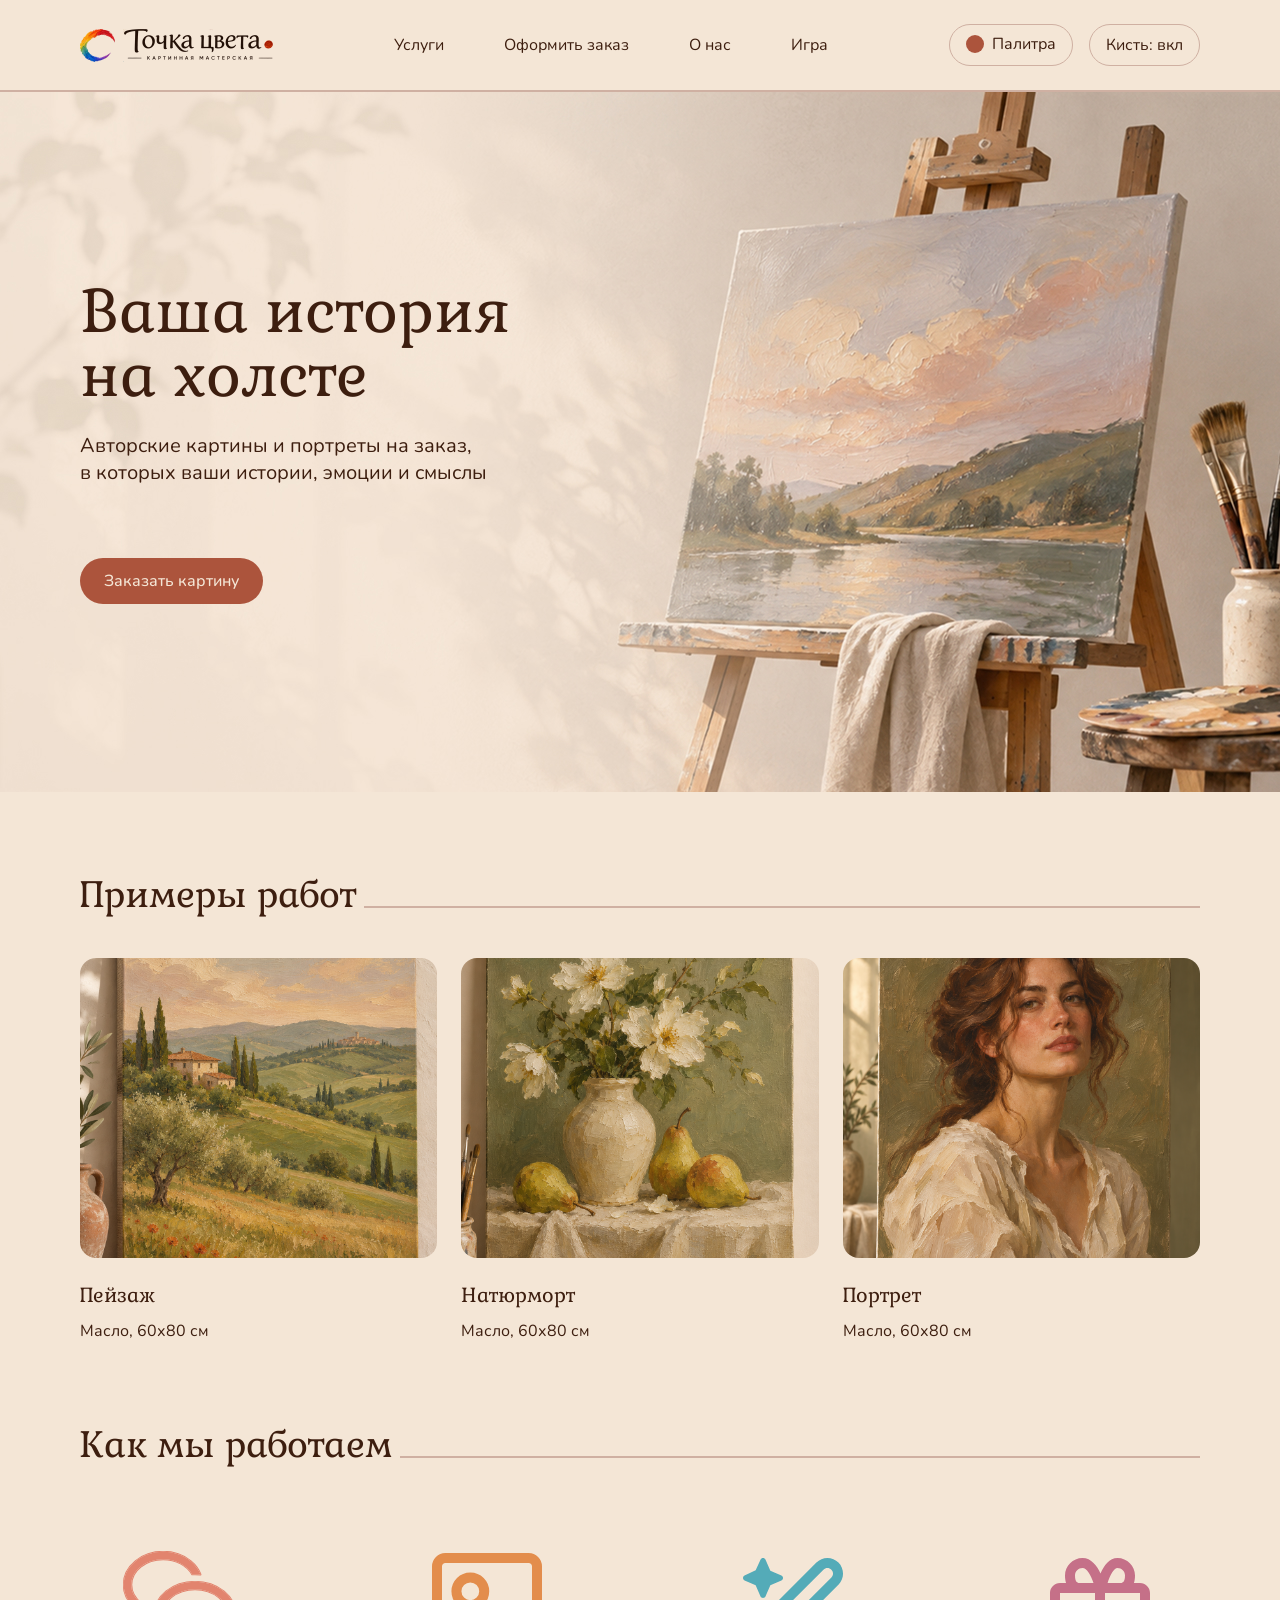
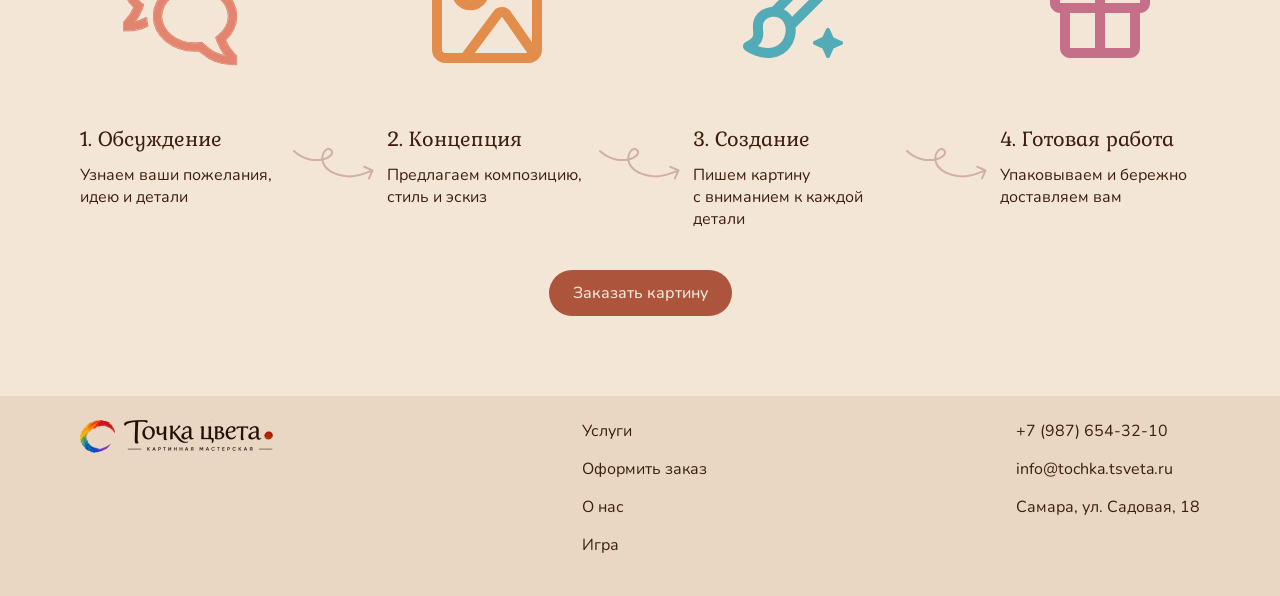
<file: index.html>
<!DOCTYPE html>
<html lang="ru">
<head>
    <meta charset="UTF-8">
    <meta name="viewport" content="width=device-width, initial-scale=1.0">
    <link rel="stylesheet" href="CsSsS/CSS.css">
    <link rel="preconnect" href="https://fonts.googleapis.com">
    <link rel="preconnect" href="https://fonts.gstatic.com" crossorigin>
    <link href="https://fonts.googleapis.com/css2?family=Gabriela&family=Nunito:ital,wght@0,200..1000;1,200..1000&display=swap" rel="stylesheet">
    <script src="Javana/Javaskripts.js" defer></script>
    <title>Главная</title>
</head>
<body>
    <header>
        <a href="index.html">
            <div class="header-logo">
                <img class="logo-icon" src="Images/mazok.png">
                <img class="logo-text" src="Images/LogTex.png">
            </div>
        </a>
        <nav class="header-menu">
            <a href="Pages/Service.html">Услуги</a>
            <a href="Pages/Orders.html">Оформить заказ</a>
            <a href="Pages/AboutUs.html">О нас</a>
            <a href="Pages/Games.html">Игра</a>
        </nav>
        <div class="header-settings">
            <button class="setting-button palette-toggle" type="button" aria-label="Оливковая палитра" aria-pressed="false">
                <span id="palette">Палитра</span>
            </button>
            <button class="setting-button brush-toggle" type="button" aria-pressed="true">
                Кисть: вкл
            </button>
        </div>
    </header>
    <section class="hero section">
        <div class="hero-content">
            <h1>Ваша история<br>на&nbsp;холсте</h1>
            <p class="hero-text">Авторские картины и портреты на заказ,<br>в которых ваши истории, эмоции и смыслы</p>
            <a class="button" href="Pages/Orders.html">Заказать картину</a>
        </div>
    </section>
    <section class="section">
        <h2>Примеры работ</h2>
        <div class="cards">
            <div class="card">
                <div class="photo-picture" id="photo-picture-1"></div>
                <div class="card-content">
                    <p class="card-title">
                        Пейзаж
                    </p>
                    <p>
                        Масло, 60х80 см
                    </p>
                </div>
            </div>
            <div class="card">
                <div class="photo-picture" id="photo-picture-2"></div>
                <div class="card-content">
                    <p class="card-title">
                        Натюрморт
                    </p>
                    <p>
                        Масло, 60х80 см
                    </p>
                </div>
            </div>
            <div class="card">
                <div class="photo-picture" id="photo-picture-3"></div>
                <div class="card-content">
                    <p class="card-title">
                        Портрет
                    </p>
                    <p>
                        Масло, 60х80 см
                    </p>
                </div>
            </div>
        </div>
    </section>

    <section class="section">
        <h2>Как мы работаем</h2>
        <div class="steps">
            <div class="step">
                <div class="step-image">
                    <img src="Images/mazok-red.png" alt="" class="step-mazok">
                    <img src="Images/icon-chat.svg" alt="" class="step-icon">
                </div>
                <div class="card-content">
                    <p class="card-title">
                        1. Обсуждение
                    </p>
                    <p>
                        Узнаем ваши пожелания,<br>идею и детали
                    </p>
                </div>
            </div>
            <img src="Images/arrow.svg" alt="" class="arrow" id="arrow-1">
            <div class="step">
                <div class="step-image">
                    <img src="Images/mazok-orange.png" alt="" class="step-mazok">
                    <img src="Images/icon-picture.svg" alt="" class="step-icon">
                </div>
                <div class="card-content">
                    <p class="card-title">
                        2. Концепция
                    </p>
                    <p>
                        Предлагаем композицию,<br>стиль и эскиз
                    </p>
                </div>
            </div>
            <img src="Images/arrow.svg" alt="" class="arrow" id="arrow-1">
            <div class="step">
                <div class="step-image">
                    <img src="Images/mazok-blue.png" alt="" class="step-mazok">
                    <img src="Images/icon-brush.svg" alt="" class="step-icon">
                </div>
                <div class="card-content">
                    <p class="card-title">
                        3. Создание
                    </p>
                    <p>
                        Пишем картину с&nbsp;вниманием к&nbsp;каждой детали
                    </p>
                </div>
            </div>
            <img src="Images/arrow.svg" alt="" class="arrow" id="arrow-1">
            <div class="step">
                <div class="step-image">
                    <img src="Images/mazok-purple.png" alt="" class="step-mazok">
                    <img src="Images/icon-gift.svg" alt="" class="step-icon">
                </div>
                <div class="card-content">
                    <p class="card-title">
                        4. Готовая работа
                    </p>
                    <p>
                        Упаковываем и бережно<br>доставляем вам
                    </p>
                </div>
            </div>
        </div>
        <a href="Pages/Orders.html" class="button button-center">Заказать картину</a>
    </section>

    <footer>
        <a href="index.html">
            <div class="header-logo">
                <img class="logo-icon" src="Images/mazok.png">
                <img class="logo-text" src="Images/LogTex.png">
            </div>
        </a>
        <nav class="footer-menu">
            <a href="Pages/Service.html">Услуги</a>
            <a href="Pages/Orders.html">Оформить заказ</a>
            <a href="Pages/AboutUs.html">О нас</a>
            <a href="Pages/Games.html">Игра</a>
        </nav>
        <div class="contacts">
            <p>+7 (987) 654-32-10</p>
            <p>info@tochka.tsveta.ru</p>
            <p>Самара, ул. Садовая, 18 </p>
        </div>
    </footer>
</body>
</html>
</file>
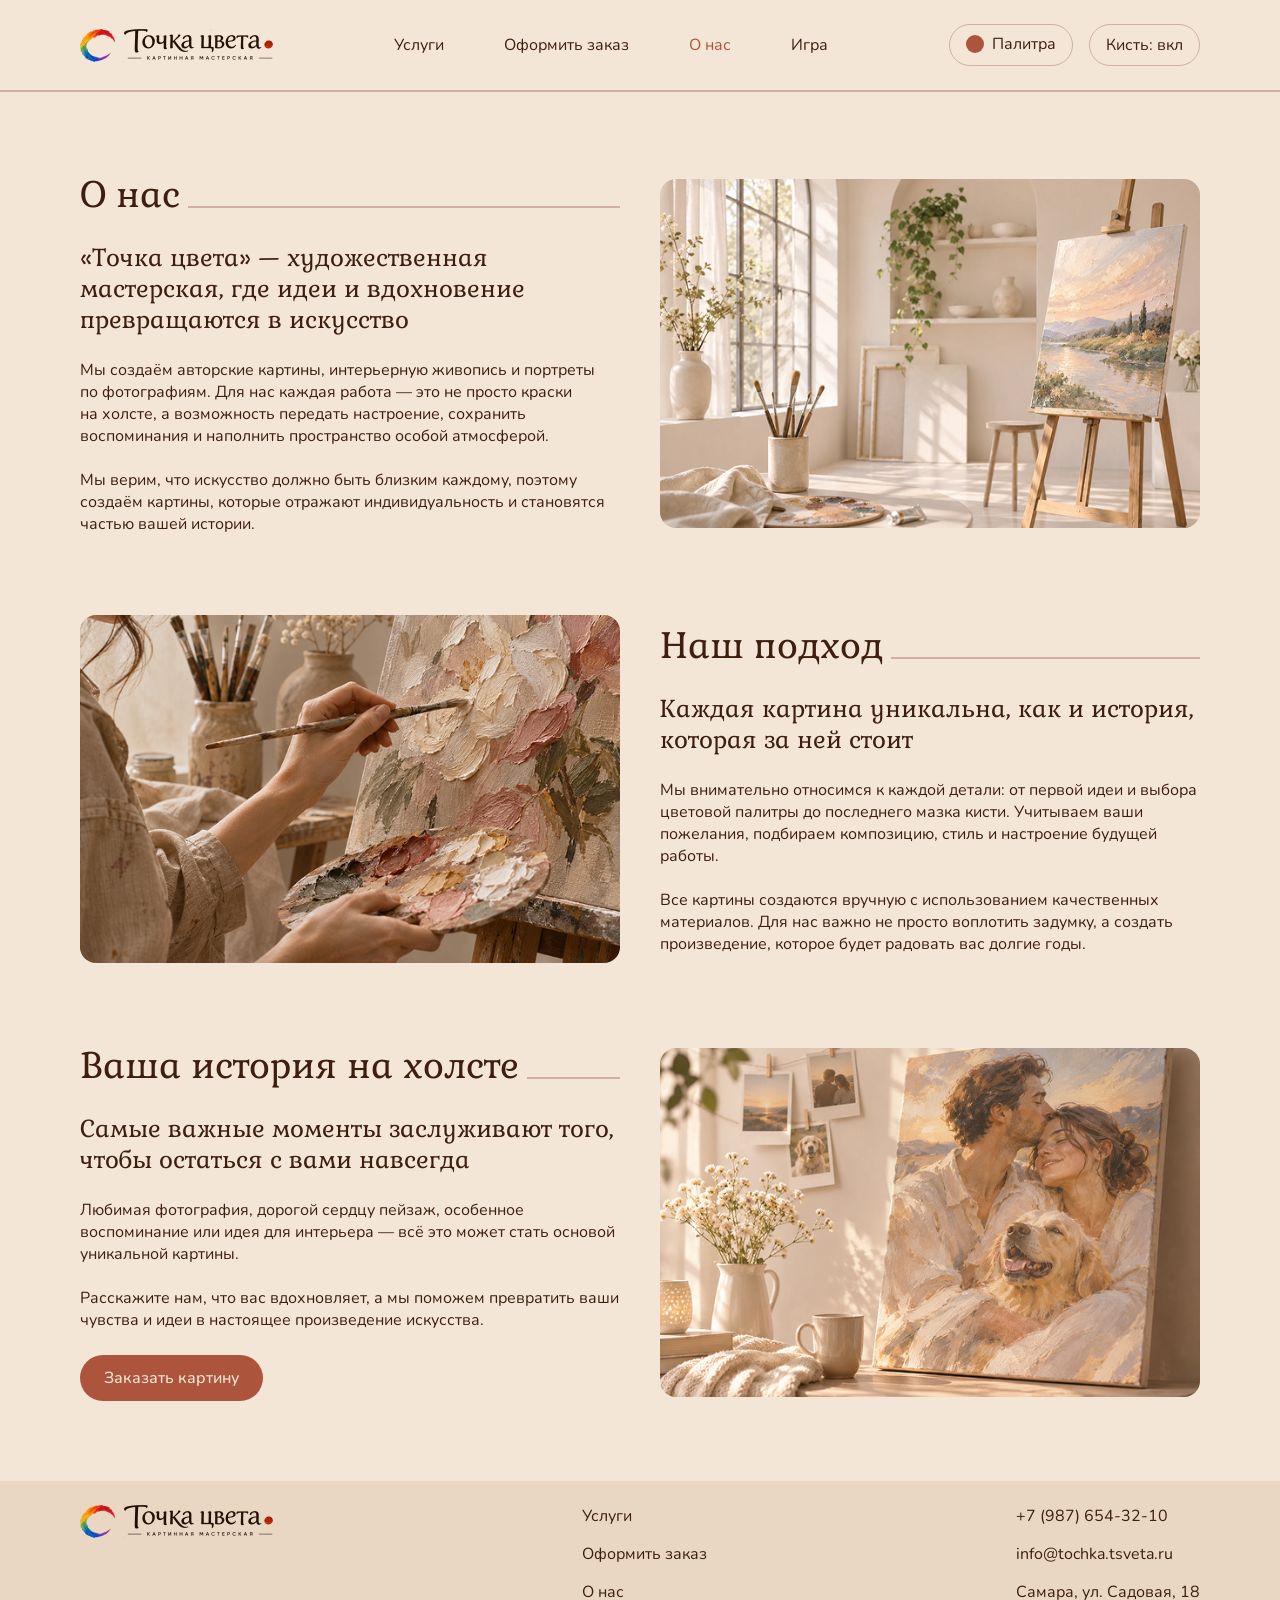
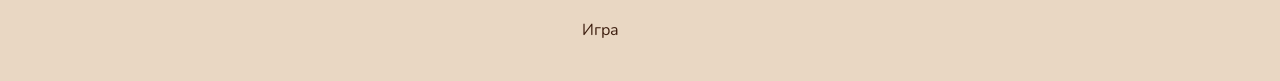
<file: Pages/AboutUs.html>
<!DOCTYPE html>
<html lang="ru">
<head>
    <meta charset="UTF-8">
    <meta name="viewport" content="width=device-width, initial-scale=1.0">
    <link rel="stylesheet" href="../CsSsS/CSS.css">
    <link rel="preconnect" href="https://fonts.googleapis.com">
    <link rel="preconnect" href="https://fonts.gstatic.com" crossorigin>
    <link href="https://fonts.googleapis.com/css2?family=Gabriela&family=Nunito:ital,wght@0,200..1000;1,200..1000&display=swap" rel="stylesheet">
    <script src="../Javana/Javaskripts.js" defer></script>
    <title>О нас</title>
</head>
<body>
    <header>
        <a href="../index.html">
            <div class="header-logo">
                <img class="logo-icon" src="../Images/mazok.png">
                <img class="logo-text" src="../Images/LogTex.png">
            </div>
        </a>
        <nav class="header-menu">
            <a href="Service.html">Услуги</a>
            <a href="Orders.html">Оформить заказ</a>
            <a class="a-active" href="AboutUs.html">О нас</a>
            <a href="Games.html">Игра</a>
        </nav>
        <div class="header-settings">
            <button class="setting-button palette-toggle" type="button" aria-label="Оливковая палитра" aria-pressed="false">
                <span id="palette">Палитра</span>
            </button>
            <button class="setting-button brush-toggle" type="button" aria-pressed="true">
                Кисть: вкл
            </button>
        </div>
    </header>
    
    <section class="section section-about-us">
        <div class="about-text">
            <h2>О нас</h2>
            <p class="about-big">&laquo;Точка цвета&raquo;&nbsp;&mdash; художественная мастерская, где идеи и&nbsp;вдохновение превращаются в&nbsp;искусство</p>
            <p>
                Мы&nbsp;создаём авторские картины, интерьерную живопись и&nbsp;портреты по&nbsp;фотографиям. Для нас каждая работа&nbsp;&mdash; это не&nbsp;просто краски на&nbsp;холсте, а&nbsp;возможность передать настроение, сохранить воспоминания и&nbsp;наполнить пространство особой атмосферой.
                <br><br>Мы&nbsp;верим, что искусство должно быть близким каждому, поэтому создаём картины, которые отражают индивидуальность и&nbsp;становятся частью вашей истории.
            </p>
        </div>
        <img src="../Images/about-1.jpg" alt="" class="about-image">
    </section>

    <section class="section section-about-us">
        <img src="../Images/about-2.jpg" alt="" class="about-image">
        <div class="about-text">
            <h2>Наш подход</h2>
            <p class="about-big">Каждая картина уникальна, как и&nbsp;история, которая за&nbsp;ней стоит</p>
            <p>
                Мы&nbsp;внимательно относимся к&nbsp;каждой детали: от&nbsp;первой идеи и&nbsp;выбора цветовой палитры до&nbsp;последнего мазка кисти. Учитываем ваши пожелания, подбираем композицию, стиль и&nbsp;настроение будущей работы.
                <br><br>Все картины создаются вручную с&nbsp;использованием качественных материалов. Для нас важно не&nbsp;просто воплотить задумку, а&nbsp;создать произведение, которое будет радовать вас долгие годы.
            </p>
        </div>
    </section>

    <section class="section section-about-us">
        <div class="about-text">
            <h2>Ваша история на холсте</h2>
            <p class="about-big">Самые важные моменты заслуживают того, чтобы остаться с&nbsp;вами навсегда</p>
            <p>
                Любимая фотография, дорогой сердцу пейзаж, особенное воспоминание или идея для интерьера&nbsp;&mdash; всё это может стать основой уникальной картины.
                <br><br>Расскажите нам, что вас вдохновляет, а&nbsp;мы&nbsp;поможем превратить ваши чувства и&nbsp;идеи в&nbsp;настоящее произведение искусства.
            </p>
            <a href="Orders.html" class="button">Заказать картину</a>
        </div>
        <img src="../Images/about-3.jpg" alt="" class="about-image">
    </section>

    <footer>
        <a href="../index.html">
            <div class="header-logo">
                <img class="logo-icon" src="../Images/mazok.png">
                <img class="logo-text" src="../Images/LogTex.png">
            </div>
        </a>
        <nav class="footer-menu">
            <a href="Service.html">Услуги</a>
            <a href="Orders.html">Оформить заказ</a>
            <a href="AboutUs.html">О нас</a>
            <a href="Games.html">Игра</a>
        </nav>
        <div class="contacts">
            <p>+7 (987) 654-32-10</p>
            <p>info@tochka.tsveta.ru</p>
            <p>Самара, ул. Садовая, 18 </p>
        </div>
    </footer>
</body>
</html>
</file>
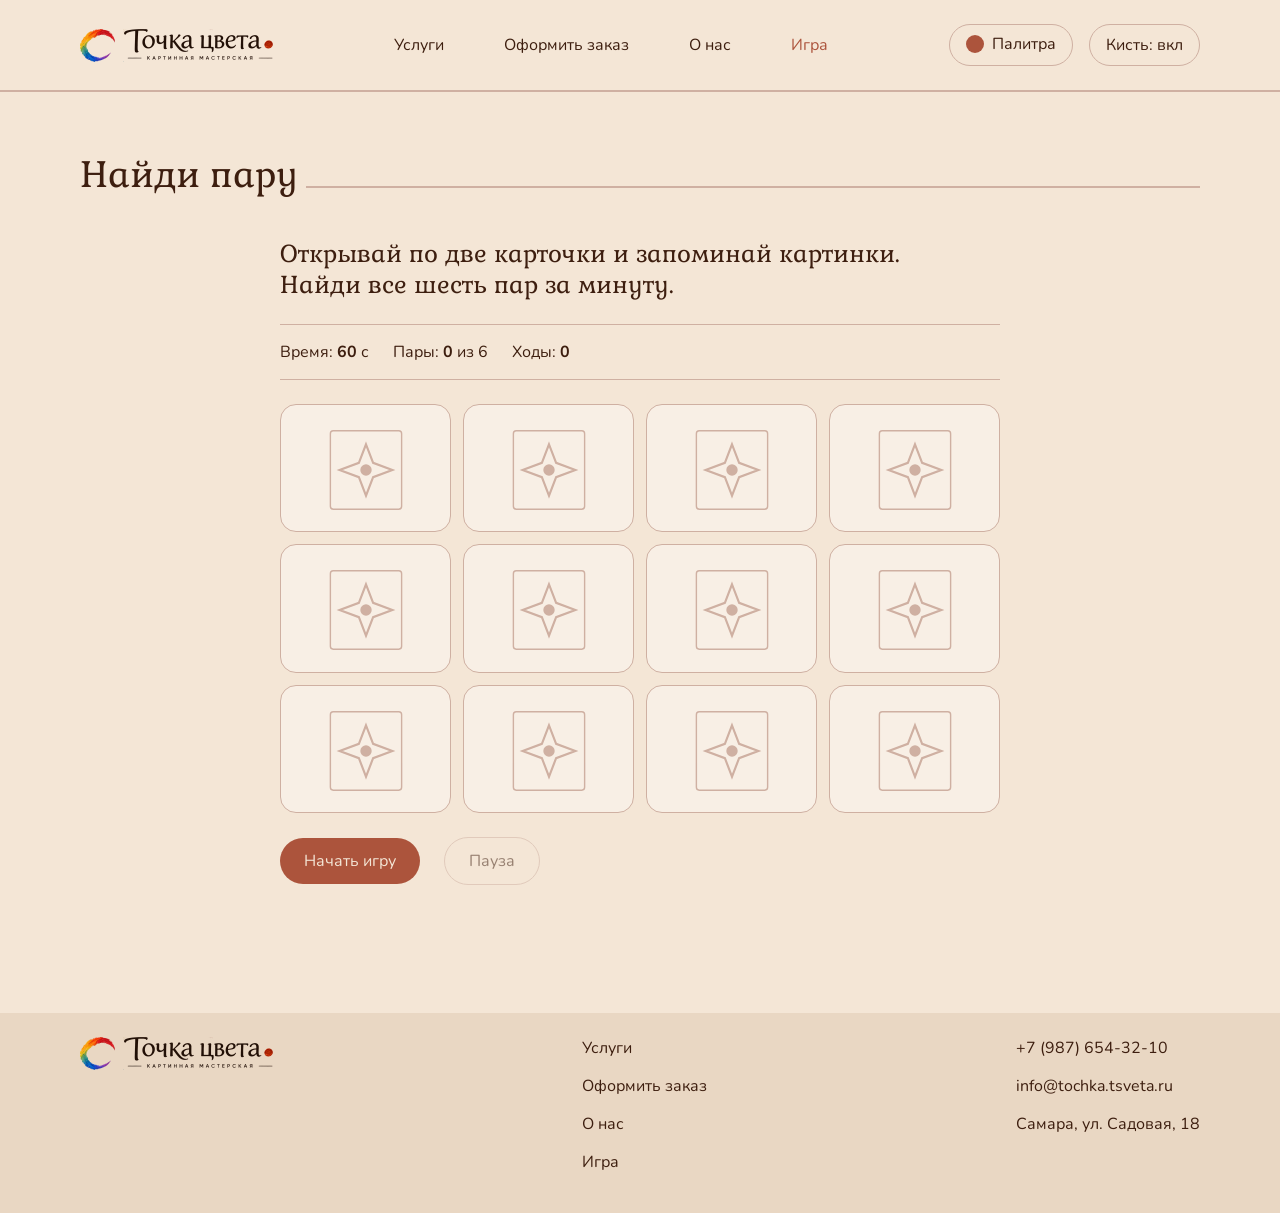
<file: Pages/Games.html>
<!DOCTYPE html>
<html lang="ru">
<head>
    <meta charset="UTF-8">
    <meta name="viewport" content="width=device-width, initial-scale=1.0">
    <link rel="stylesheet" href="../CsSsS/CSS.css">
    <link rel="preconnect" href="https://fonts.googleapis.com">
    <link rel="preconnect" href="https://fonts.gstatic.com" crossorigin>
    <link href="https://fonts.googleapis.com/css2?family=Gabriela&family=Nunito:ital,wght@0,200..1000;1,200..1000&display=swap" rel="stylesheet">
    <script src="../Javana/Javaskripts.js" defer></script>
    <title>Игра «Найди пару»</title>
</head>
<body>
    <header>
        <a href="../index.html">
            <div class="header-logo">
                <img class="logo-icon" src="../Images/mazok.png">
                <img class="logo-text" src="../Images/LogTex.png">
            </div>
        </a>
        <nav class="header-menu">
            <a href="Service.html">Услуги</a>
            <a href="Orders.html">Оформить заказ</a>
            <a href="AboutUs.html">О нас</a>
            <a href="Games.html" class="a-active">Игра</a>
        </nav>
        <div class="header-settings">
            <button class="setting-button palette-toggle" type="button" aria-label="Оливковая палитра" aria-pressed="false">
                <span id="palette">Палитра</span>
            </button>
            <button class="setting-button brush-toggle" type="button" aria-pressed="true">
                Кисть: вкл
            </button>
        </div>
    </header>
    
    <section class="section section-game">
        <h2>Найди пару</h2>

        <div class="game-content">
            <p class="game-description">
                Открывай по&nbsp;две карточки и&nbsp;запоминай картинки.<br>
                Найди все шесть пар за&nbsp;минуту.
            </p>

            <div class="game-info">
                <span>Время: <b id="game-time">60</b> с</span>
                <span>Пары: <b id="game-pairs">0</b> из 6</span>
                <span>Ходы: <b id="game-moves">0</b></span>
            </div>

            <div class="game-field" id="game-field" role="group" aria-label="Игровое поле"></div>

            <div class="game-buttons">
                <button class="button" id="game-start" type="button">Начать игру</button>
                <button class="game-pause" id="game-pause" type="button" disabled>Пауза</button>
            </div>

            <p class="game-message" id="game-message" role="status"></p>
        </div>
    </section>

    <footer>
        <a href="../index.html">
            <div class="header-logo">
                <img class="logo-icon" src="../Images/mazok.png">
                <img class="logo-text" src="../Images/LogTex.png">
            </div>
        </a>
        <nav class="footer-menu">
            <a href="Service.html">Услуги</a>
            <a href="Orders.html">Оформить заказ</a>
            <a href="AboutUs.html">О нас</a>
            <a href="Games.html">Игра</a>
        </nav>
        <div class="contacts">
            <p>+7 (987) 654-32-10</p>
            <p>info@tochka.tsveta.ru</p>
            <p>Самара, ул. Садовая, 18 </p>
        </div>
    </footer>
</body>
</html>
</file>
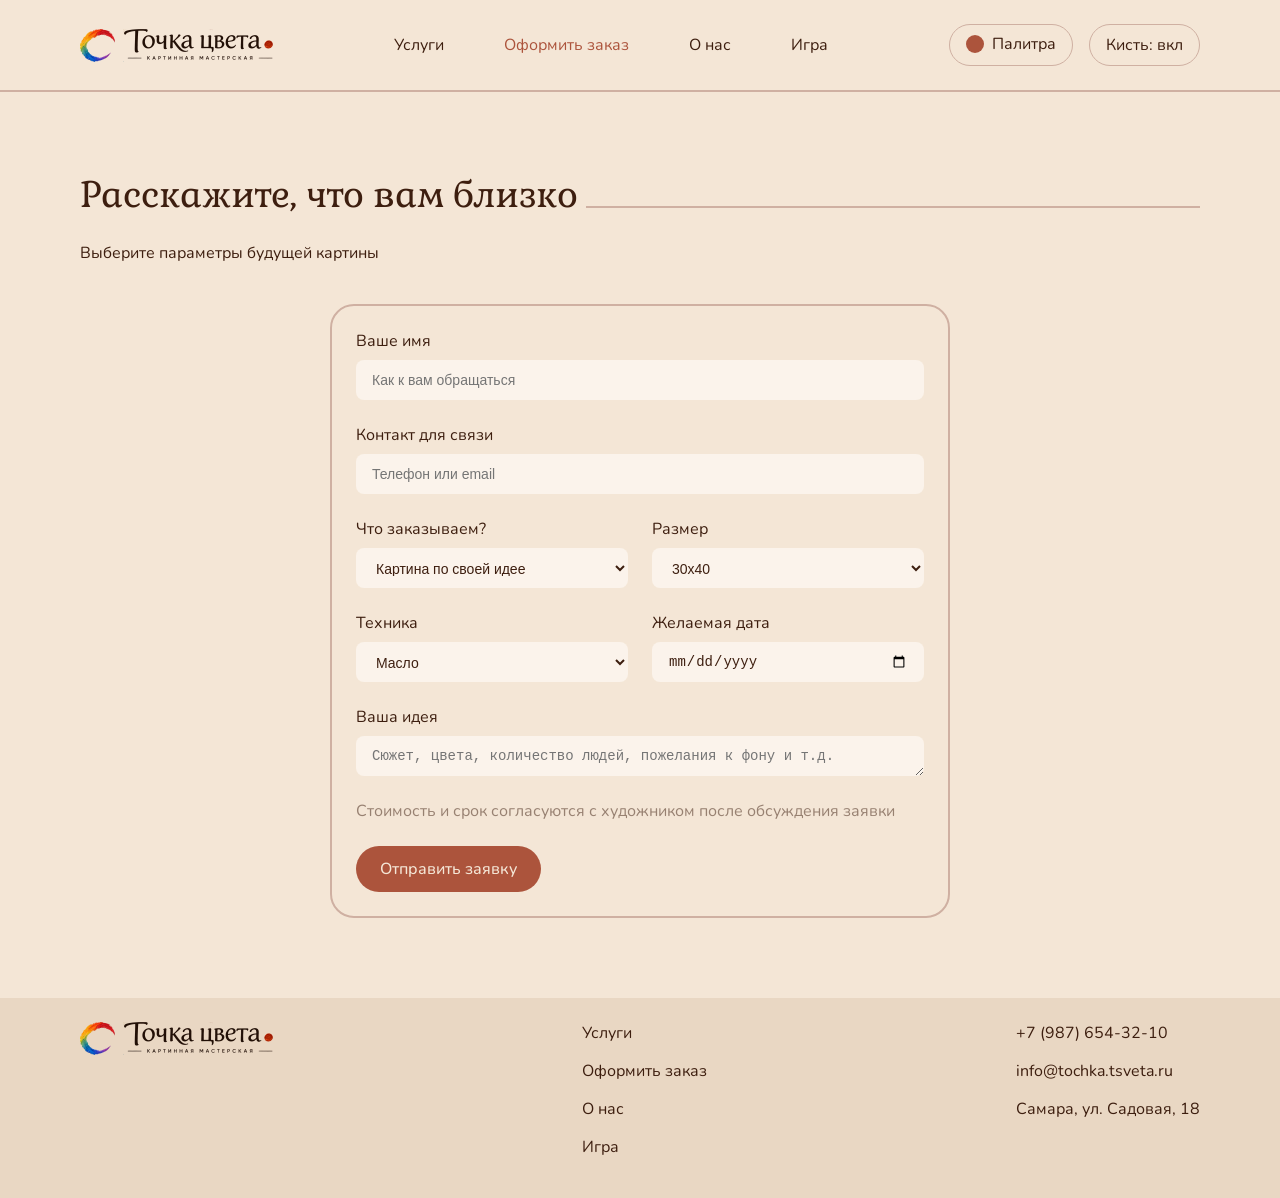
<file: Pages/Orders.html>
<!DOCTYPE html>
<html lang="ru">
<head>
    <meta charset="UTF-8">
    <meta name="viewport" content="width=device-width, initial-scale=1.0">
    <link rel="stylesheet" href="../CsSsS/CSS.css">
    <link rel="preconnect" href="https://fonts.googleapis.com">
    <link rel="preconnect" href="https://fonts.gstatic.com" crossorigin>
    <link href="https://fonts.googleapis.com/css2?family=Gabriela&family=Nunito:ital,wght@0,200..1000;1,200..1000&display=swap" rel="stylesheet">
    <script src="../Javana/Javaskripts.js" defer></script>
    <title>Услуги</title>
</head>
<body>
    <header>
        <a href="../index.html">
            <div class="header-logo">
                <img class="logo-icon" src="../Images/mazok.png">
                <img class="logo-text" src="../Images/LogTex.png">
            </div>
        </a>
        <nav class="header-menu">
            <a href="Service.html">Услуги</a>
            <a href="Orders.html" class="a-active">Оформить заказ</a>
            <a href="AboutUs.html">О нас</a>
            <a href="Games.html">Игра</a>
        </nav>
        <div class="header-settings">
            <button class="setting-button palette-toggle" type="button" aria-label="Оливковая палитра" aria-pressed="false">
                <span id="palette">Палитра</span>
            </button>
            <button class="setting-button brush-toggle" type="button" aria-pressed="true">
                Кисть: вкл
            </button>
        </div>
    </header>
    
    <section>
        <div class="service-heading">
            <h2>Расскажите, что вам близко</h2>
            <p class="service-text">
                Выберите параметры будущей картины
            </p>
        </div>

        <form class="order-form">
            <div class="input-wrapper input-wide">
                <label for="name">Ваше имя</label>
                <input type="text" name="name" placeholder="Как к вам обращаться" required>
            </div>
            <div class="input-wrapper input-wide">
                <label for="contact">Контакт для связи</label>
                <input type="text" name="contact" placeholder="Телефон или email" required>
            </div>

            <div class="two-inputs">
                <div class="input-wrapper input-50">
                    <label for="subject">Что заказываем?</label>
                    <select name="subject" required>
                        <option value="own-idea">Картина по своей идее</option>
                        <option value="landscape">Пейзаж</option>
                        <option value="stillife">Натюрморт</option>
                        <option value="portrait">Портрет</option>
                    </select>
                </div>
                <div class="input-wrapper input-50">
                    <label for="size">Размер</label>
                    <select name="size" required>
                        <option value="30-40">30х40</option>
                        <option value="40-50">40х50</option>
                        <option value="50-70">50х70</option>
                        <option value="custom-size">Свой размер — укажу в пожеланиях</option>
                    </select>
                </div>
            </div>

            <div class="two-inputs">
                <div class="input-wrapper input-50">
                    <label for="material">Техника</label>
                    <select name="material" required>
                        <option value="oil">Масло</option>
                        <option value="watercolor">Акварель</option>
                        <option value="pencil">Карандаш</option>
                        <option value="choice">Нужна помощь с выбором</option>
                    </select>
                </div>
                <div class="input-wrapper input-50">
                    <label for="date">Желаемая дата</label>
                    <input type="date">
                </div>
            </div>

            <div class="input-wrapper input-wide">
                <label for="idea">Ваша идея</label>
                <textarea name="idea" placeholder="Сюжет, цвета, количество людей, пожелания к фону и т.д." required></textarea>
            </div>
            <p class="form-text text-opacity">Стоимость и срок согласуются с художником после обсуждения заявки</p>
            <button class="button form-button" type="submit">Отправить заявку</button>
        </form>
    </section>

    <footer>
        <a href="../index.html">
            <div class="header-logo">
                <img class="logo-icon" src="../Images/mazok.png">
                <img class="logo-text" src="../Images/LogTex.png">
            </div>
        </a>
        <nav class="footer-menu">
            <a href="Service.html">Услуги</a>
            <a href="Orders.html">Оформить заказ</a>
            <a href="AboutUs.html">О нас</a>
            <a href="Games.html">Игра</a>
        </nav>
        <div class="contacts">
            <p>+7 (987) 654-32-10</p>
            <p>info@tochka.tsveta.ru</p>
            <p>Самара, ул. Садовая, 18 </p>
        </div>
    </footer>
</body>
</html>
</file>
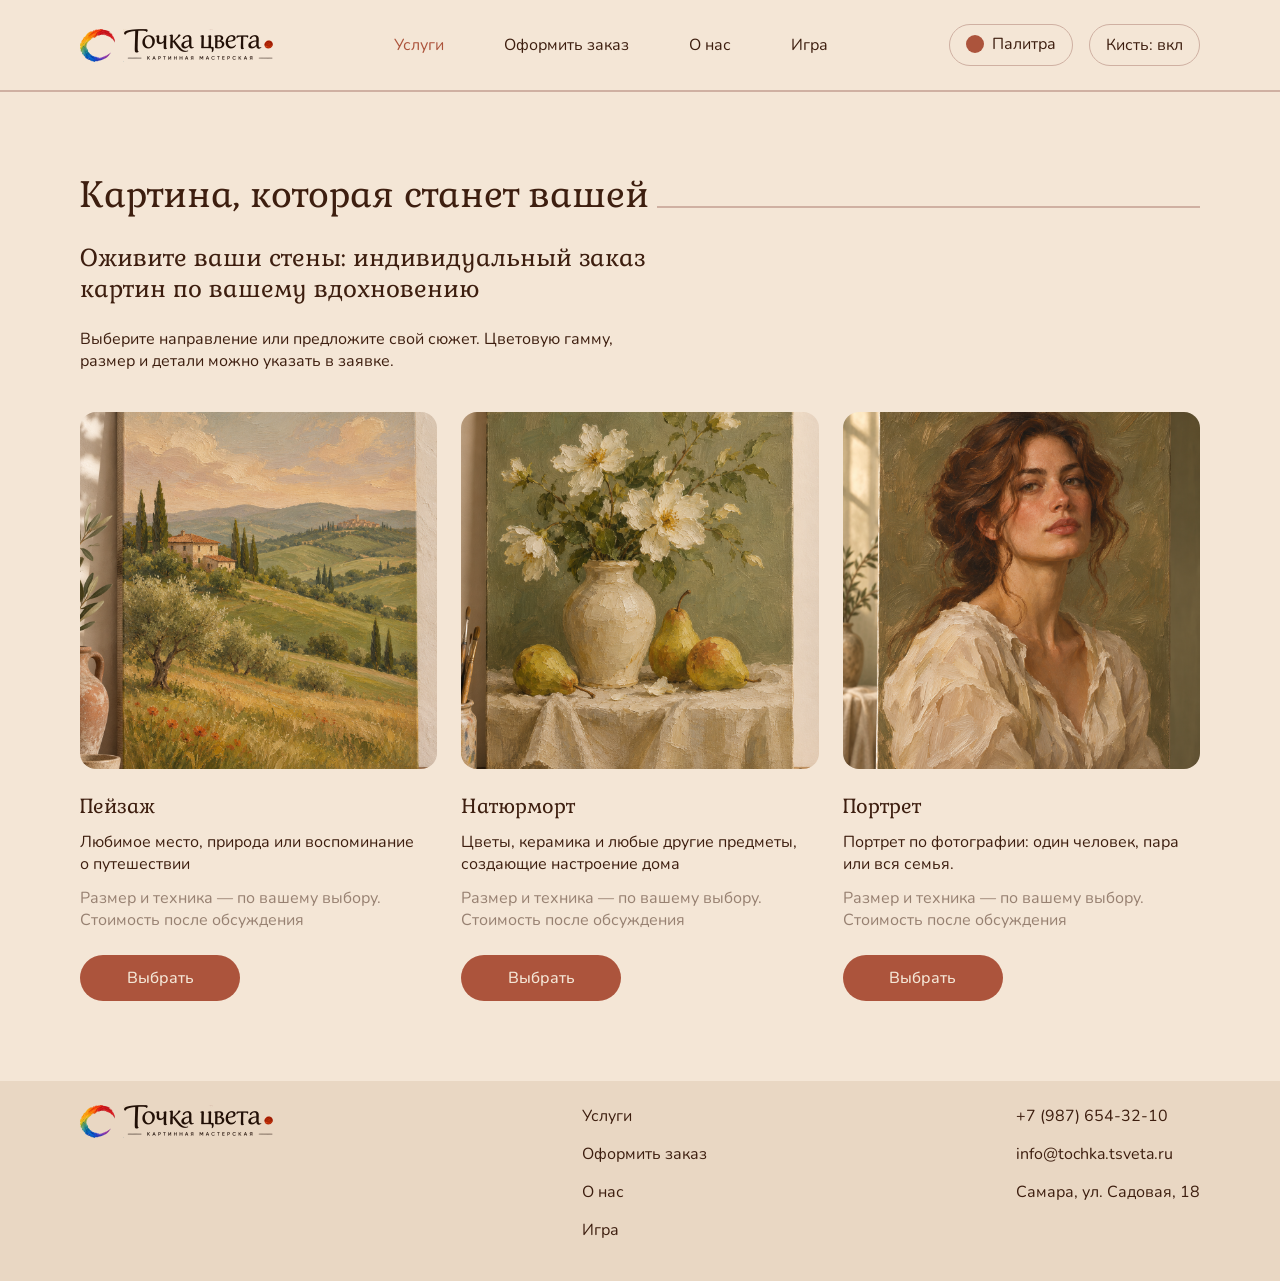
<file: Pages/Service.html>
<!DOCTYPE html>
<html lang="ru">
<head>
    <meta charset="UTF-8">
    <meta name="viewport" content="width=device-width, initial-scale=1.0">
    <link rel="stylesheet" href="../CsSsS/CSS.css">
    <link rel="preconnect" href="https://fonts.googleapis.com">
    <link rel="preconnect" href="https://fonts.gstatic.com" crossorigin>
    <link href="https://fonts.googleapis.com/css2?family=Gabriela&family=Nunito:ital,wght@0,200..1000;1,200..1000&display=swap" rel="stylesheet">
    <script src="../Javana/Javaskripts.js" defer></script>
    <title>Услуги</title>
</head>
<body>
    <header>
        <a href="../index.html">
            <div class="header-logo">
                <img class="logo-icon" src="../Images/mazok.png">
                <img class="logo-text" src="../Images/LogTex.png">
            </div>
        </a>
        <nav class="header-menu">
            <a href="Service.html" class="a-active">Услуги</a>
            <a href="Orders.html">Оформить заказ</a>
            <a href="AboutUs.html">О нас</a>
            <a href="Games.html">Игра</a>
        </nav>
        <div class="header-settings">
            <button class="setting-button palette-toggle" type="button" aria-label="Оливковая палитра" aria-pressed="false">
                <span id="palette">Палитра</span>
            </button>
            <button class="setting-button brush-toggle" type="button" aria-pressed="true">
                Кисть: вкл
            </button>
        </div>
    </header>
    
    <section>
        <div class="service-heading">
            <h2>Картина, которая станет вашей</h2>
            <p class="service-big">Оживите ваши стены: индивидуальный заказ картин по&nbsp;вашему вдохновению</p>
            <p class="service-text">
                Выберите направление или предложите свой сюжет. Цветовую гамму, размер и&nbsp;детали можно указать в&nbsp;заявке.
            </p>
        </div>

        <div class="cards">
            <div class="card">
                <div class="service-picture" id="service-picture-1"></div>
                <div class="card-content">
                    <p class="card-title">
                        Пейзаж
                    </p>
                    <p>
                        Любимое место, природа или воспоминание о&nbsp;путешествии
                    </p>
                    <p class="text-opacity">
                        Размер и&nbsp;техника&nbsp;&mdash; по&nbsp;вашему выбору.<br>Стоимость после обсуждения
                    </p>
                </div>
                <a href="Orders.html" class="button card-button">Выбрать</a>
            </div>
            <div class="card">
                <div class="service-picture" id="service-picture-2"></div>
                <div class="card-content">
                    <p class="card-title">
                        Натюрморт
                    </p>
                    <p>
                        Цветы, керамика и&nbsp;любые другие предметы, создающие настроение дома
                    </p>
                    <p class="text-opacity">
                        Размер и&nbsp;техника&nbsp;&mdash; по&nbsp;вашему выбору.<br>Стоимость после обсуждения
                    </p>
                </div>
                <a href="Orders.html" class="button card-button">Выбрать</a>
            </div>
            <div class="card">
                <div class="service-picture" id="service-picture-3"></div>
                <div class="card-content">
                    <p class="card-title">
                        Портрет
                    </p>
                    <p>
                        Портрет по&nbsp;фотографии: один человек, пара или вся семья.
                    </p>
                    <p class="text-opacity">
                        Размер и&nbsp;техника&nbsp;&mdash; по&nbsp;вашему выбору.<br>Стоимость после обсуждения
                    </p>
                </div>
                <a href="Orders.html" class="button card-button">Выбрать</a>
            </div>
        </div>
    </section>

    <footer>
        <a href="../index.html">
            <div class="header-logo">
                <img class="logo-icon" src="../Images/mazok.png">
                <img class="logo-text" src="../Images/LogTex.png">
            </div>
        </a>
        <nav class="footer-menu">
            <a href="Service.html">Услуги</a>
            <a href="Orders.html">Оформить заказ</a>
            <a href="AboutUs.html">О нас</a>
            <a href="Games.html">Игра</a>
        </nav>
        <div class="contacts">
            <p>+7 (987) 654-32-10</p>
            <p>info@tochka.tsveta.ru</p>
            <p>Самара, ул. Садовая, 18 </p>
        </div>
    </footer>
</body>
</html>
</file>
<file: CsSsS/CSS.css>
:root {
    --background: #F4E6D6;
    --text: #3D1E0F;
    --border: #CFB0A2;
    --accent: #AC543C;
    --surface: #E9D7C3;

    --accent-hover: #BF664D;
    --input-background: #FBF3EB;
    --card-background: #F8EFE5;
}

:root.olive-palette {
    --background: #F1EEDC;
    --text: #253D0F;
    --border: #CACFA2;
    --accent: #63753A;
    --surface: #DDDDBB;

    --accent-hover: #556632;
    --input-background: #F8F7ED;
    --card-background: #F5F3E6;
}

* {
    box-sizing: border-box;
    margin: 0;
    padding: 0;
}

body {
    background-color: var(--background);
    font-size: 16px;
    color: var(--text);
    font-family: "Nunito", sans-serif;
}

header {
    display: flex;
    justify-content: space-between;
    align-items: center;
    padding: 24px 80px;
    border-bottom: 2px solid var(--border);
}

.header-logo {
    display: flex;
    gap: 8px;
}

.logo-icon {
    width: 35px;
    height: 33px;
}

.logo-text {
    width: 150px;
    height: 33px;
}

.header-logo:hover .logo-icon {
    animation: logo-spin 1s ease-in-out;
}

@keyframes logo-spin {
    from {
        transform: rotate(0deg);
    }

    to {
        transform: rotate(360deg);
    }
}

.header-menu {
    display: flex;
    gap: 60px;
}

a {
    color: inherit;
    text-decoration: none;
}

a:hover {
    color: var(--accent);
}

.a-active {
    color: var(--accent);
}

.header-settings {
    display: flex;
    gap: 16px;
}

.setting-button {
    padding: 8px 16px;
    border: 1px solid var(--border);
    border-radius: 100px;
    background-color: var(--background);
    font-family: inherit;
    font-size: inherit;
    color: inherit;
}

.palette-toggle,
.brush-toggle {
    font: inherit;
    color: inherit;
    background-color: transparent;
    cursor: pointer;
}

body.brush-on,
body.brush-on * {
    cursor: url('../Images/brush.svg') 2 30, auto;
}

#brush-trail {
    position: fixed;
    inset: 0;
    width: 100%;
    height: 100%;
    pointer-events: none;
    z-index: 9999;
}

#palette {
    display: inline-flex;
}

#palette::before {
    content: "";
    width: 18px;
    height: 18px;
    border-radius: 50%;
    background-color: var(--accent);
    margin-right: 8px;
    transform: translateY(2px);
}

section {
    padding: 0 80px;
    margin-bottom: 80px;
    display: flex;
    flex-direction: column;
    gap: 40px;
}

.hero {
    background-image: url('../Images/hero-bg.jpg');
    background-position: center center;
    background-size: cover;
    background-repeat: no-repeat;
    height: 700px;
    flex-direction: row;
    align-items: center;
}

.hero-content {
    display: flex;
    flex-direction: column;
    gap: 24px;
}

h1 {
    font-family: "Gabriela", serif;
    font-size: 60px;
    line-height: 64px;
    font-weight: 400;
}

.hero-text {
    font-size: 20px;
    margin-bottom: 48px;
}

.button {
    padding: 12px 24px;
    background-color: var(--accent);
    font-weight: 500;
    color: var(--background);
    width: fit-content;
    border-radius: 100px;
    transition: background-color 0.3s ease;
}

.button:hover {
    color: var(--background);
    background-color: var(--accent-hover);
}

h2 {
    font-family: "Gabriela", serif;
    font-size: 36px;
    font-weight: 400;
    display: inline-flex;
    align-items: end;
    width: 100%;
}

h2::after {
    content: "";
    display: inline-block;
    flex-grow: 1;
    height: 2px;
    background-color: var(--border);
    margin-left: 8px;
    transform: translateY(-10px);
}

.cards {
    display: flex;
    width: 100%;
    gap: 24px;
}

.card {
    width: calc((100% - 48px) / 3);
    display: flex;
    flex-direction: column;
    gap: 24px;
}

.photo-picture {
    width: 100%;
    height: 300px;
    background-position: center center;
    background-size: cover;
    background-repeat: no-repeat;
    border-radius: 16px;
    transition: all 0.3s ease;
}

.photo-picture:hover {
    transform: scale(1.1) rotate(4deg);
}

#photo-picture-1,
#service-picture-1 {
    background-image: url("../Images/landscape.png");
}

#photo-picture-2,
#service-picture-2 {
    background-image: url("../Images/still-life.png");
}

#photo-picture-3,
#service-picture-3 {
    background-image: url("../Images/portrait.png");
}

.card-content {
    display: flex;
    flex-direction: column;
    gap: 12px;
}

.card-title {
    font-family: "Gabriela", serif;
    font-size: 20px;
    font-weight: 400;
}

.steps {
    display: flex;
    justify-content: space-between;
}

.step {
    display: flex;
    flex-direction: column;
    gap: 18px;
    width: 200px;
}

.step-image {
    width: 200px;
    height: 200px;
    position: relative;
}

.step-mazok {
    width: 100%;
    opacity: 0;
    transition: all 0.5s ease;
}

.step:hover .step-mazok {
    opacity: 1;
}

.step-icon {
    position: absolute;
    top: 50%;
    left: 50%;
    transform: translate(-50%, -50%);
}

.arrow {
    align-self: flex-end;
    transform: translateY(-50px);
}

.button-center {
    align-self: center;
}

footer {
    padding: 24px 80px 40px 80px;
    background-color: var(--surface);
    display: flex;
    justify-content: space-between;
}

.footer-menu,
.contacts {
    display: flex;
    flex-direction: column;
    gap: 16px;
}

.section-about-us {
    flex-direction: row;
    align-items: center;
    gap: 40px;
}

.section-about-us:first-of-type {
    margin-top: 80px;
}

.about-text {
    display: flex;
    flex-direction: column;
    gap: 24px;
}

.about-big,
.service-big {
    font-family: "Gabriela", serif;
    font-size: 24px;
    font-weight: 400;
}

.about-image {
    width: calc(50% - 20px);
    border-radius: 16px;
}

.service-heading,
.order-heading {
    display: flex;
    flex-direction: column;
    gap: 24px;
    margin-top: 80px;
}

.service-text,
.service-big {
    max-width: 570px;
}

.service-picture {
    width: 100%;
    aspect-ratio: 1 / 1;
    background-position: center center;
    background-size: cover;
    background-repeat: no-repeat;
    border-radius: 16px;
}

.text-opacity {
    opacity: 0.5;
}

.card-button {
    min-width: 160px;
    text-align: center;
}

form {
    width: 620px;
    border: 2px solid var(--border);
    padding: 24px;
    border-radius: 24px;
    margin: 0 auto;
    display: flex;
    flex-direction: column;
    gap: 24px;
}

.input-wrapper {
    width: 100%;
    display: flex;
    flex-direction: column;
    gap: 8px;
}

input,
select,
textarea {
    width: 100%;
    height: 40px;
    padding: 12px 16px;
    border-radius: 8px;
    border: 0;
    background-color: var(--input-background);
    font-size: 14px;
    color: inherit;
}

textarea {
    min-width: 100%;
    max-width: 100%;
}

.two-inputs {
    display: flex;
    gap: 24px;
}

.form-button {
    border: 0;
    font-size: inherit;
    font-family: inherit;
}

.section-game {
    margin-top: 60px;
}

.game-content {
    display: grid;
    gap: 24px;
    width: 100%;
    max-width: 720px;
    margin: 0 auto;
}

.game-description {
    font-family: "Gabriela", serif;
    font-size: 24px;
    font-weight: 400;
}

.game-info,
.game-buttons {
    display: flex;
    align-items: center;
    flex-wrap: wrap;
    gap: 12px 24px;
}

.game-info {
    padding: 16px 0;
    border-top: 1px solid var(--border);
    border-bottom: 1px solid var(--border);
}

.game-field {
    display: grid;
    grid-template-columns: repeat(4, 1fr);
    gap: 12px;
}

.game-card {
    display: grid;
    place-items: center;
    aspect-ratio: 4 / 3;
    min-width: 0;
    overflow: hidden;
    padding: 0;
    background-color: var(--card-background);
    border: 1px solid var(--border);
    border-radius: 16px;
}

.game-card img {
    display: block;
    width: 100%;
    height: 100%;
    max-height: 130px;
    padding: 8px;
    object-fit: contain;
}

.game-card.is-found {
    border: 3px solid var(--accent);
}

.game-buttons button {
    font: inherit;
}

.game-buttons .button {
    border: 0;
}

.game-pause {
    padding: 12px 24px;
    color: var(--text);
    background-color: transparent;
    border: 1px solid var(--border);
    border-radius: 100px;
}

.section-game button:enabled {
    cursor: pointer;
}

.section-game button:focus-visible {
    outline: 3px solid var(--accent);
    outline-offset: 3px;
}

.game-pause:disabled {
    opacity: 0.5;
}

.game-message {
    min-height: 24px;
    font-weight: 600;
}
</file>
